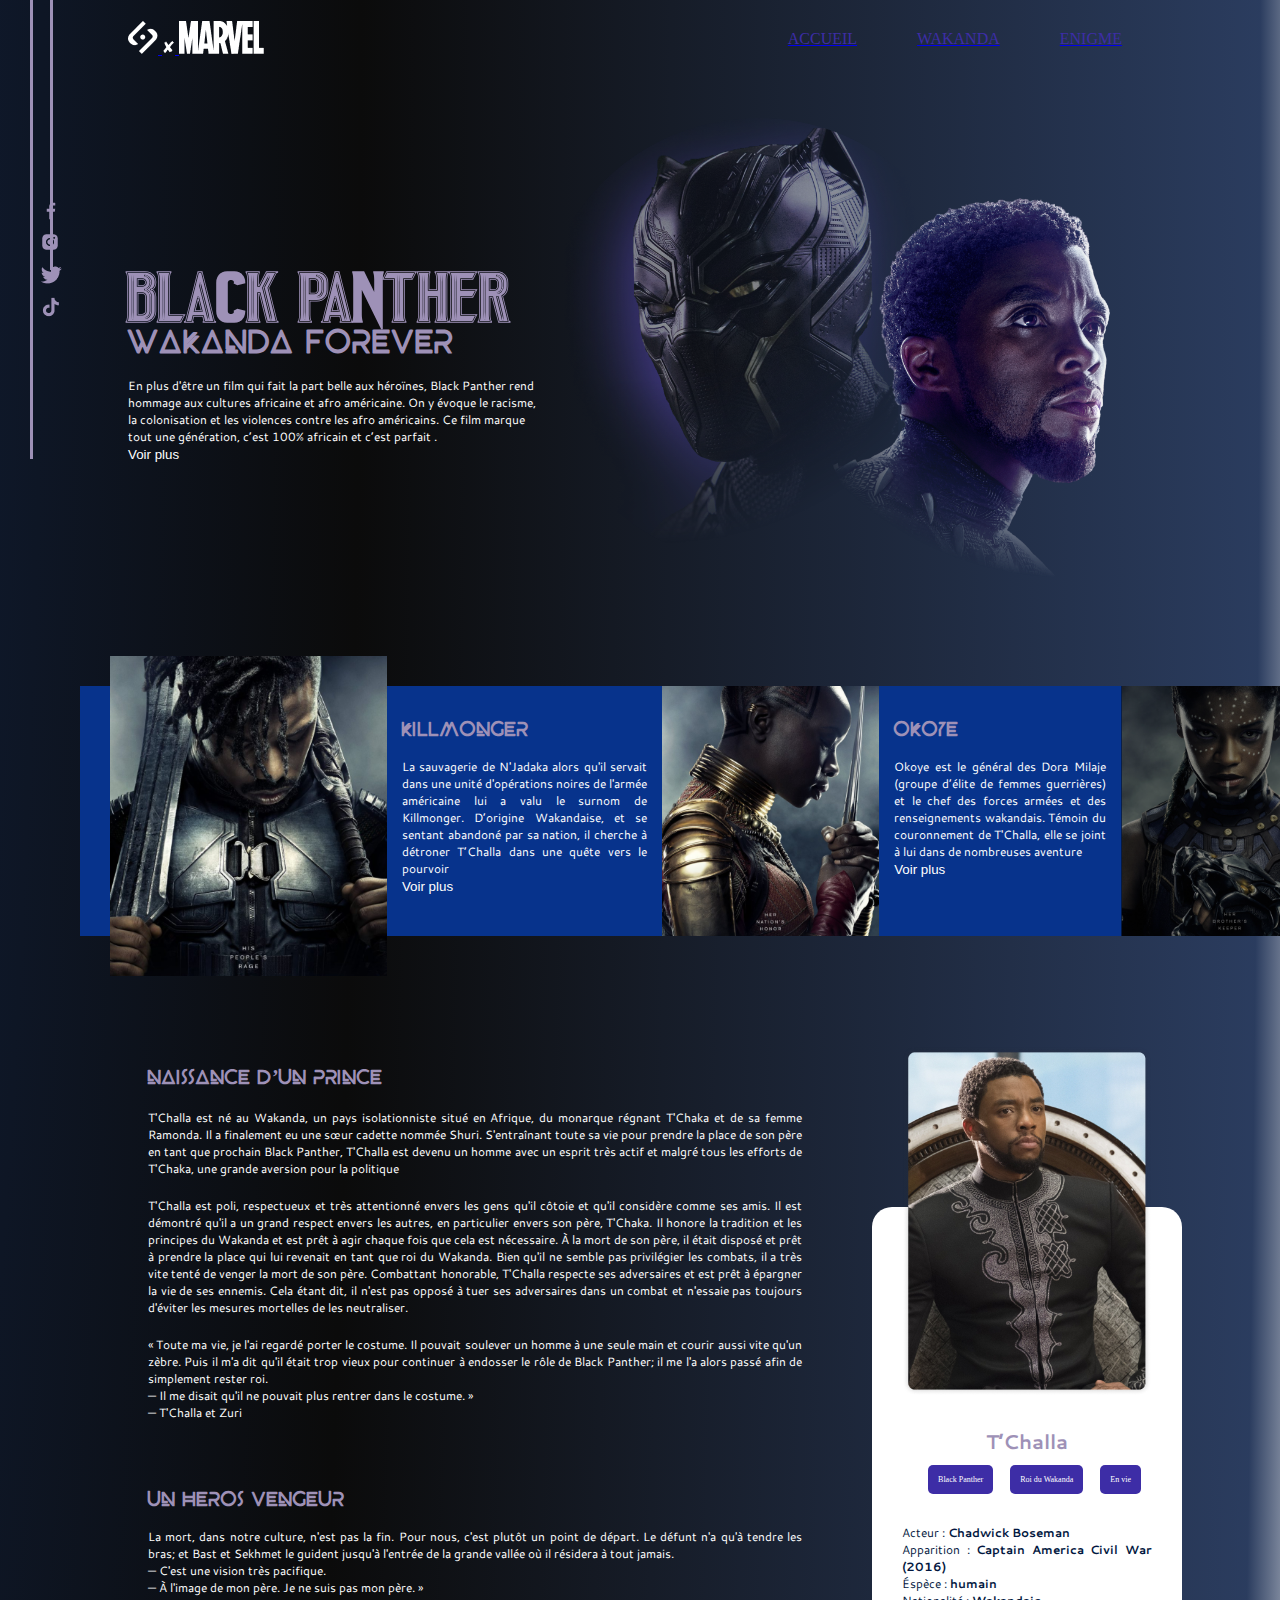
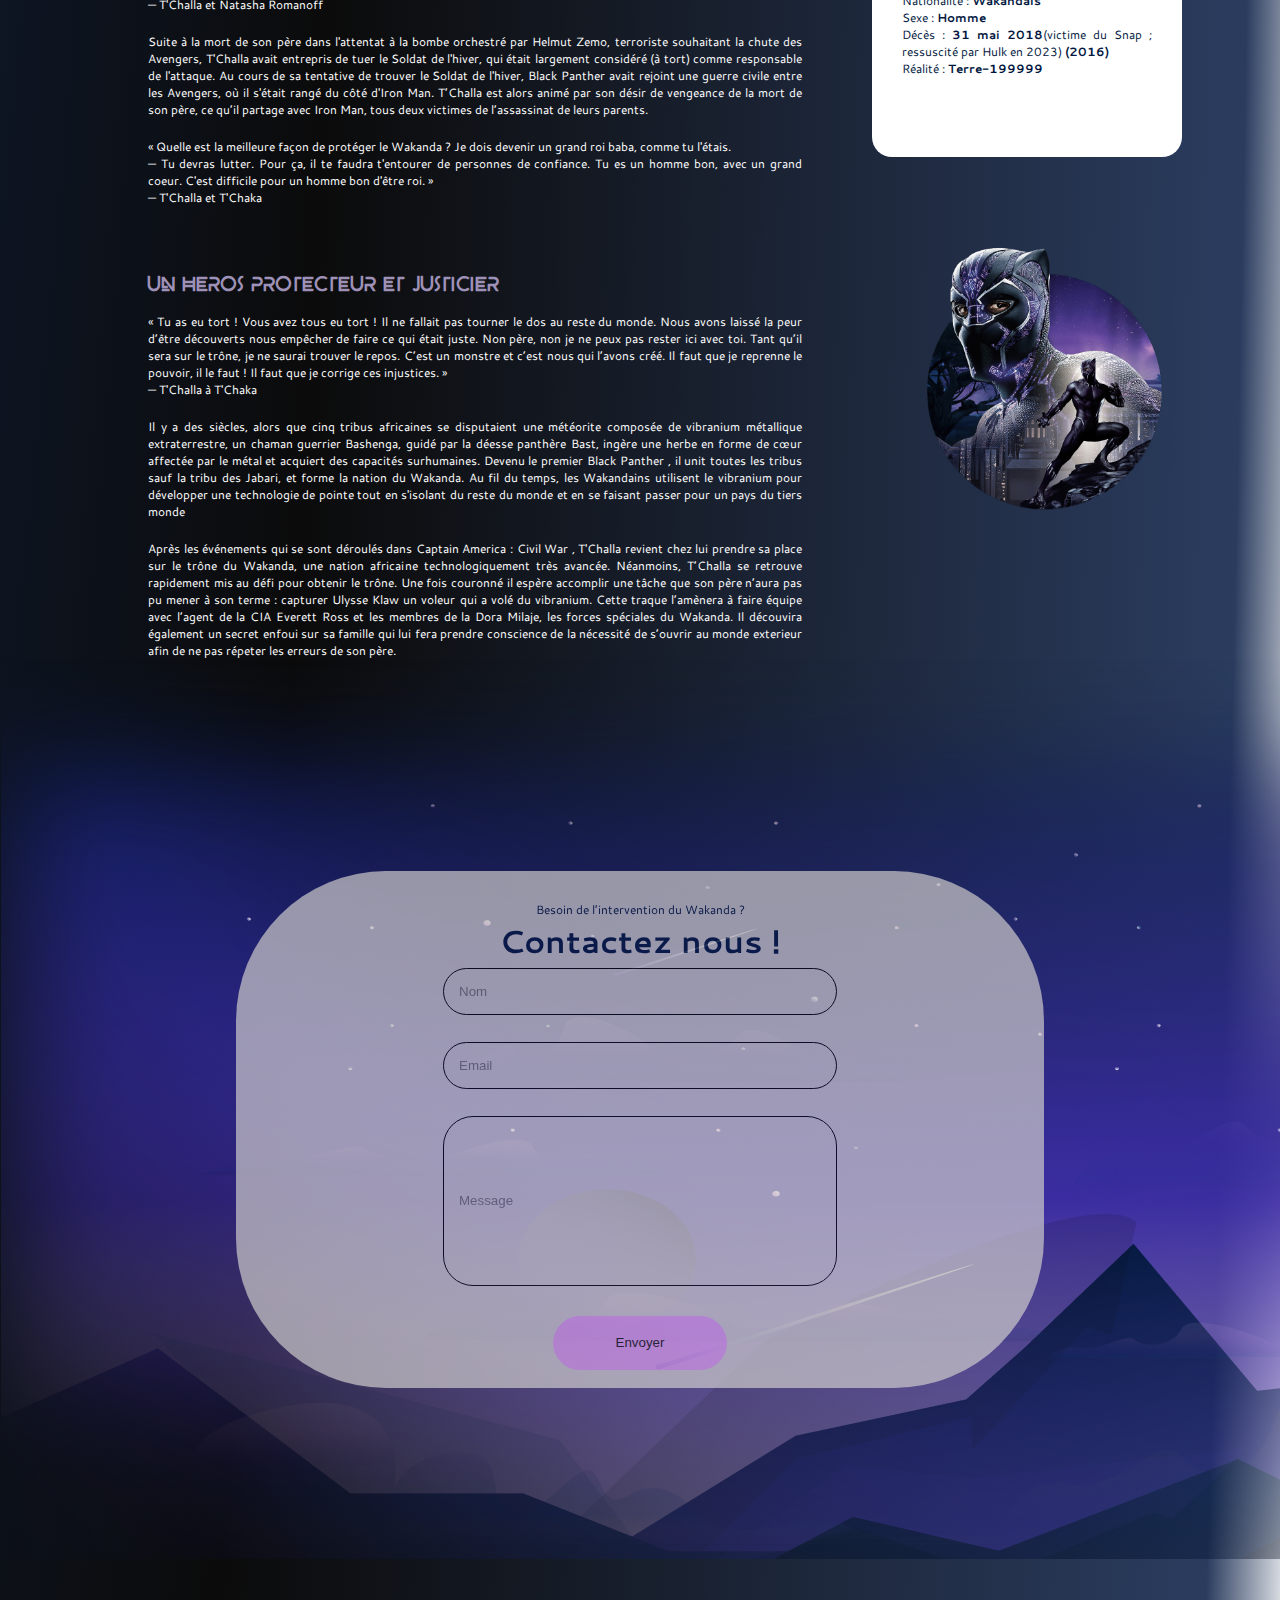
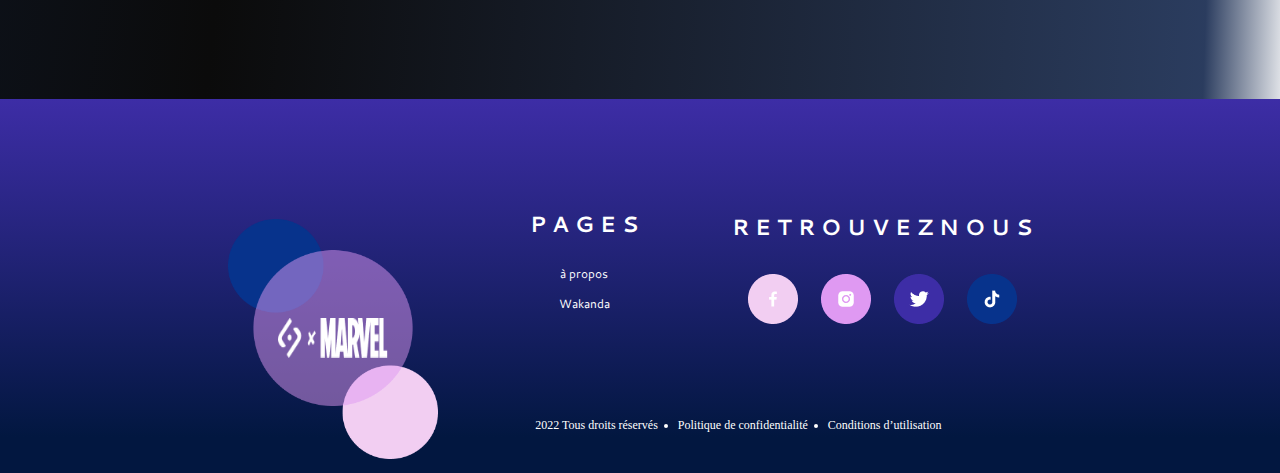
<file: index.html>
<!DOCTYPE html>
<html lang="en">

<head>
    <meta charset="UTF-8">
    <meta http-equiv="X-UA-Compatible" content="IE=edge">
    <meta name="viewport" content="width=device-width, initial-scale=1.0">
    <title>Acceuil</title>
    <link rel="stylesheet" href="./CSS/styles.css">
</head>

<body>
    <!-- les barres avec icone -->
    <div class="bar1"></div>
    <div class="ensemble">
        <div class="bar2">

        </div>
        <div class="avec">
            <img src="./ASSETS/Allpages/icon_facebook.png" alt="">
            <img src="./ASSETS/Allpages/icon_instagram.png" alt="">
            <img src="./ASSETS/Allpages/icon_twitter.png" alt="">
            <img src="./ASSETS/Allpages/icon_tiktok.png" alt="">
        </div>
    </div>
    <header>
        <!--les en tetes-->
        <nav class="container">
            <div class="marvel2">
            <a class="marvel1" href="index.html">
                <img src="./ASSETS/Allpages/icon_SAYNA.png" alt="">
                <img src="./ASSETS/Allpages/icon_x.png" alt="">
                <img src="./ASSETS/Allpages/icon_MARVEL.png" alt=""></div>
            </a>
            <ul class="menu">
                <a href="index.html">
                    <li class="ft">ACCUEIL</li>
                </a>
                <a href="wakanda.html">
                    <li class="ft">WAKANDA</li>
                </a>
                <a href="enigme.html">
                    <li class="ft">ENIGME</li>
                </a>
            </ul>
        </nav>
        <!--section header-->
        <section>
            <div class="container">
                <div class="black-panther">
                    <div class="description">
                        <h1 class="titre">BLACK PANTHER</h1>
                        <h2>WAKANDA FOREVER</h2>
                        <p>
                            En plus d'être un film qui fait la part belle aux héroïnes, Black Panther rend
                            hommage aux cultures africaine et afro américaine. On y évoque le
                            racisme, la colonisation et les violences contre les afro américains.

                            Ce film marque tout une génération, c’est 100% africain et c’est parfait .
                        </p>
                        <button class="suite">Voir plus</button>
                    </div>
                    <div>
                        <img class="panther" src="./ASSETS/Accueil/Pantherhome1..png" alt="">
                    </div>
                </div>
        </section>
    </header>

    <main>

        <section>
            <!--Les personnages-->
            <div class="container-special">
                <div class="personnages">
                    <div class="cousin">
                        <img src="./ASSETS/Accueil/Pantherhome2.png" alt="">
                    </div>
                    <div class="pkill">
                        <h3>KILLMONGER</h3>
                        <p>
                            La sauvagerie de N'Jadaka alors qu'il servait dans une
                            unité d'opérations noires de l'armée américaine lui a
                            valu le surnom de Killmonger. D’origine Wakandaise,
                            et se sentant abandoné par sa nation, il cherche à
                            détroner T’Challa dans une quête vers le pourvoir
                        </p>
                        <button class="suite">Voir plus</button>
                    </div>
                    <div class="kill">
                        <img src="./ASSETS/Accueil/Pantherhome3.png" alt="">
                    </div>
                    <div class="pokyo">
                        <h3>OKOYE</h3>
                        <p>
                            Okoye est le général des Dora Milaje (groupe d’élite
                            de femmes guerrières) et le chef des forces armées et
                            des renseignements wakandais. Témoin du
                            couronnement de T'Challa, elle se joint à lui dans de
                            nombreuses aventure
                        </p>
                        <button class="suite">Voir plus</button>
                    </div>

                    <div class="okyo">
                        <img src="./ASSETS/Accueil/Pantherhome4.png" alt="">
                    </div>
                </div>
            </div>
        </section>
        <!--Partie naissance du prince-->
        <section>
            <div class="container">
                <div class="naissance-prince">
                    <div class="textes">
                        <div>
                            <h3>Naissance d’un prince</h3>
                            <p>
                                T'Challa est né au Wakanda, un pays isolationniste situé en Afrique, du monarque régnant
                                T'Chaka
                                et de sa femme
                                Ramonda. Il a finalement eu une sœur cadette nommée Shuri. S'entraînant toute sa vie
                                pour
                                prendre la place de son père
                                en tant que prochain Black Panther, T'Challa est devenu un homme avec un esprit très
                                actif et
                                malgré tous les efforts de
                                T'Chaka, une grande aversion pour la politique
                            </p>
                            <p>
                                T'Challa est poli, respectueux et très attentionné envers les gens qu'il côtoie et qu'il
                                considère comme ses amis. Il
                                est
                                démontré qu'il a un grand respect envers les autres, en particulier envers son père,
                                T'Chaka. Il
                                honore la tradition et
                                les
                                principes du Wakanda et est prêt à agir chaque fois que cela est nécessaire. À la mort
                                de son
                                père, il était disposé et
                                prêt à
                                prendre la place qui lui revenait en tant que roi du Wakanda. Bien qu'il ne semble pas
                                privilégier les combats, il a
                                très vite
                                tenté de venger la mort de son père. Combattant honorable, T'Challa respecte ses
                                adversaires et
                                est prêt à épargner la
                                vie
                                de ses ennemis. Cela étant dit, il n'est pas opposé à tuer ses adversaires dans un
                                combat et
                                n'essaie pas toujours
                                d'éviter les
                                mesures mortelles de les neutraliser.
                            </p>
                            <p>
                                « Toute ma vie, je l'ai regardé porter le costume. Il pouvait soulever un homme à une
                                seule main
                                et courir aussi vite
                                qu'un zèbre. Puis il m'a dit qu'il était trop vieux pour continuer à endosser le rôle de
                                Black
                                Panther; il me l'a alors
                                passé afin de simplement rester roi. <br>

                                — Il me disait qu'il ne pouvait plus rentrer dans le costume. » <br>

                                — T'Challa et Zuri
                            </p>
                        </div>
                        <div>
                            <h3>un heros vengeur</h3>
                            <p>
                                La mort, dans notre culture, n'est pas la fin. Pour nous, c'est plutôt un point de
                                départ. Le
                                défunt n'a qu'à tendre les
                                bras; et Bast et Sekhmet le guident jusqu'à l'entrée de la grande vallée où il résidera
                                à tout
                                jamais. <br>

                                — C'est une vision très pacifique. <br>

                                — À l'image de mon père. Je ne suis pas mon père. » <br>

                                — T'Challa et Natasha Romanoff
                            </p>
                            <p>
                                Suite à la mort de son père dans l'attentat à la bombe orchestré par Helmut Zemo,
                                terroriste
                                souhaitant la chute des
                                Avengers, T'Challa avait entrepris de tuer le Soldat de l'hiver, qui était largement
                                considéré
                                (à tort) comme
                                responsable de
                                l'attaque. Au cours de sa tentative de trouver le Soldat de l'hiver, Black Panther avait
                                rejoint
                                une guerre civile entre
                                les
                                Avengers, où il s'était rangé du côté d'Iron Man. T’Challa est alors animé par son désir
                                de
                                vengeance de la mort de son
                                père,
                                ce qu’il partage avec Iron Man, tous deux victimes de l’assassinat de leurs parents.
                            </p>
                            <p>
                                « Quelle est la meilleure façon de protéger le Wakanda ? Je dois devenir un grand roi
                                baba,
                                comme tu l'étais. <br>

                                — Tu devras lutter. Pour ça, il te faudra t'entourer de personnes de confiance. Tu es un
                                homme
                                bon, avec un grand
                                coeur. C'est difficile pour un homme bon d'être roi. » <br>

                                — T'Challa et T'Chaka
                            </p>
                        </div>
                        <div>
                            <h3>un heros PROTECTEUR ET JUSTICIER</h3>
                            <p>
                                « Tu as eu tort ! Vous avez tous eu tort ! Il ne fallait pas tourner le dos au reste du
                                monde.
                                Nous avons laissé la peur
                                d’être découverts nous empêcher de faire ce qui était juste. Non père, non je ne peux
                                pas rester
                                ici avec toi. Tant
                                qu’il
                                sera sur le trône, je ne saurai trouver le repos. C’est un monstre et c’est nous qui
                                l’avons
                                créé. Il faut que je
                                reprenne
                                le pouvoir, il le faut ! Il faut que je corrige ces injustices. » <br>

                                — T'Challa à T'Chaka
                            </p>
                            <p>
                                Il y a des siècles, alors que cinq tribus africaines se disputaient une météorite
                                composée de
                                vibranium métallique
                                extraterrestre, un chaman guerrier Bashenga, guidé par la déesse panthère Bast, ingère
                                une herbe
                                en forme de cœur
                                affectée par le métal et acquiert des capacités surhumaines. Devenu le premier Black
                                Panther ,
                                il unit toutes les tribus
                                sauf
                                la tribu des Jabari, et forme la nation du Wakanda. Au fil du temps, les Wakandains
                                utilisent le
                                vibranium pour
                                développer
                                une technologie de pointe tout en s'isolant du reste du monde et en se faisant passer
                                pour un
                                pays du tiers monde
                            </p>
                            <p>
                                Après les événements qui se sont déroulés dans Captain America : Civil War , T'Challa
                                revient
                                chez lui prendre sa place
                                sur
                                le trône du Wakanda, une nation africaine technologiquement très avancée. Néanmoins,
                                T’Challa se
                                retrouve rapidement
                                mis au défi pour obtenir le trône. Une fois couronné il espère accomplir une tâche que
                                son père
                                n’aura pas pu mener à
                                son
                                terme : capturer Ulysse Klaw un voleur qui a volé du vibranium. Cette traque l’amènera à
                                faire
                                équipe avec l’agent de la
                                CIA
                                Everett Ross et les membres de la Dora Milaje, les forces spéciales du Wakanda. Il
                                découvira
                                également un secret enfoui
                                sur sa famille qui lui fera prendre conscience de la nécessité de s’ouvrir au monde
                                exterieur
                                afin de ne pas répeter les
                                erreurs de son père.
                            </p>
                        </div>
                    </div>

                    <!--Renseignement T'Challa-->
                    <div class="renseignement">
                        <div class="panther1">
                            <img class="black" src="./ASSETS/Accueil/Pantherhome5.png" alt="">
                        </div>
                        <div class="identite">
                            <h3 class="Tcl">T’Challa</h3>
                            <div class="btn">
                                <input type="radio" id="Black Panther">
                                <label for="Black Panther">Black Panther</label>
                                <input type="radio" id="Roi du Wakanda">
                                <label for="Roi du Wakanda">Roi du Wakanda</label>
                                <input type="radio" id="En vie">
                                <label for="En vie">En vie</label>
                            </div>
                            <div class="carte">
                                <p>Acteur : <strong>Chadwick Boseman</strong><br>
                                    Apparition : <strong>Captain America Civil War (2016)</strong><br>
                                    Éspèce : <strong>humain</strong><br>
                                    Nationalité : <strong>Wakandais</strong><br>
                                    Sexe : <strong>Homme</strong><br>
                                    Décès : <strong>31 mai 2018</strong>(victime du Snap ; ressuscité par Hulk
                                    en 2023) <strong>(2016)</strong><br>
                                    Réalité : <strong>Terre-199999</strong></p>
                            </div>
                        </div>
                        <div class="rond">
                            <img class="rondi" src="./ASSETS/Accueil/Pantherhome6.png" alt="">
                        </div>
                    </div>
                </div>
            </div>
        </section>
        <!--Partie Intervention-->
        <section id="contact">
            <div class="container">
                <div class="aide-contact">

                    <p>Besoin de l’intervention du Wakanda ?</p>
                    <h1>Contactez nous !</h1>

                    <form>
                        <input type="Nom" placeholder="Nom" required>
                        <input type="Email" placeholder="Email" required>
                        <input class="petit" type="Nom" placeholder="Message" required> <br>
                        <button type="submit" class="registerbtn">Envoyer</button>
                    </form>

                </div>
            </div>
        </section>
    </main>
    <!--Partie footer-->
    <footer>
        <div class="container">



            <div class="flex-container0">
                <div class="div">
                    <img alt="" class="img2" src="./ASSETS/Allpages/footer1.png" width="210" height="240">
                    <a href="index.html">
                        <img alt="" class="img1" src="./ASSETS/Allpages/footer2.png" width="110" height="40"></a>
                </div>
                <div class="divs">

                    <div class="flex-container1">
                        <div class="did">

                            <div class="flex-container2">
                                <div class="page">
                                    <h3 style="color:#FFFFFF">P A G E S</h3>
                                    <br>
                                    <br>
                                    <p>à propos</p>
                                    <p>Wakanda</p>
                                </div>
                                <div class="socialfooter">
                                    <h3 style="color:#FFFFFF">R E T R O U V E Z N O U S</h3>
                                    <div class="dodo">
                                        <a
                                            href="http://www.marvel-cineverse.fr/pages/mcu/encyclopedie/personnages/black-panther.html">
                                            <img src="./ASSETS/Allpages/footer3.png" alt=""></a>
                                        <a
                                            href="http://www.marvel-cineverse.fr/pages/mcu/encyclopedie/personnages/black-panther.html">
                                            <img src="./ASSETS/Allpages/footer4.png" alt=""></a>
                                        <a
                                            href="http://www.marvel-cineverse.fr/pages/mcu/encyclopedie/personnages/black-panther.html">
                                            <img src="./ASSETS/Allpages/footer5.png" alt=""></a>
                                        <a
                                            href="http://www.marvel-cineverse.fr/pages/mcu/encyclopedie/personnages/black-panther.html">
                                            <img src="./ASSETS/Allpages/footer6.png" alt=""></a>
                                    </div>
                                </div>
                            </div>

                        </div>
                        <div class="didi">
                            <ul>
                                <li class="ft">2022 Tous droits réservés</li>
                                <li>Politique de confidentialité</li>
                                <li>Conditions d’utilisation</li>
                            </ul>
                        </div>

                    </div>

                </div>


            </div>

        </div>


        </div>
    </footer>
</body>

</html>
</file>
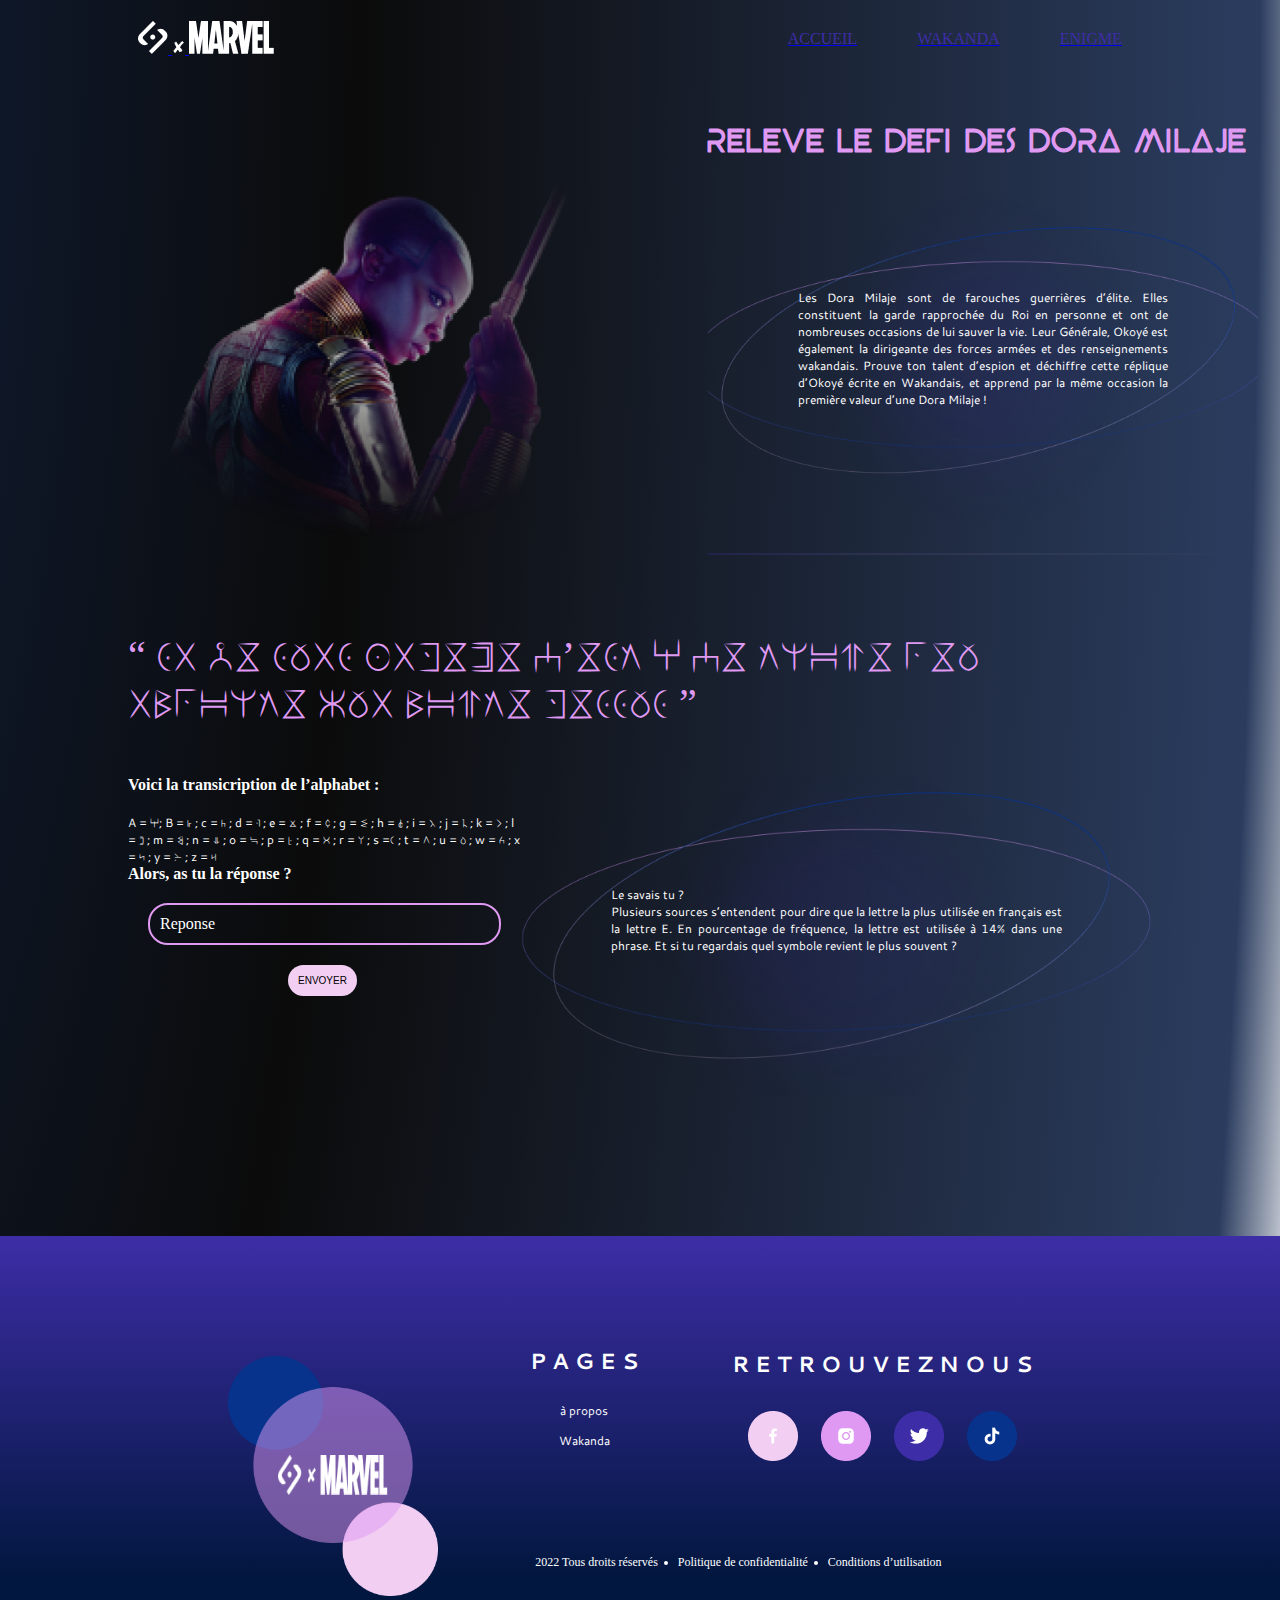
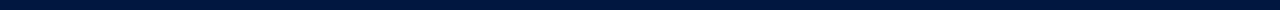
<file: enigme.html>
<!DOCTYPE html>
<html lang="en">

<head>
    <meta charset="UTF-8">
    <meta http-equiv="X-UA-Compatible" content="IE=edge">
    <meta name="viewport" content="width=device-width, initial-scale=1.0">
    <title>Enigme</title>
    <link rel="stylesheet" href="./CSS/styles.css">

</head>

<body>
    <header>
        <!--les en tetes-->
        <nav class="container">
            <a class="marvel" href="index.html">
                <img src="./ASSETS/Allpages/icon_SAYNA.png" alt="">
                <img src="./ASSETS/Allpages/icon_x.png" alt="">
                <img src="./ASSETS/Allpages/icon_MARVEL.png" alt="">
            </a>
            <ul>
                <a href="index.html">
                    <li class="ft">ACCUEIL</li>
                </a>
                <a href="wakanda.html">
                    <li class="ft">WAKANDA</li>
                </a>
                <a href="enigme.html">
                    <li class="ft">ENIGME</li>
                </a>
            </ul>
        </nav>
        <div class="container">
            <div class="dorahead">
                <div>
                    <a href=""><img class="dora" src="./ASSETS/Enigme/Pantherenigme1.png" alt=""></a>
                </div>
                <div class="doraright">
                    <h1>Releve le defi des dora milaje</h1>
                    <div class="doradescription">
                        <p>
                            Les Dora Milaje sont de farouches guerrières d’élite. Elles constituent la garde
                            rapprochée du Roi en personne et ont de nombreuses occasions de lui sauver la
                            vie. Leur Générale, Okoyé est également la dirigeante des forces armées et des
                            renseignements wakandais.

                            Prouve ton talent d’espion et déchiffre cette réplique d’Okoyé écrite en Wakandais,
                            et apprend par la même occasion la première valeur d’une Dora Milaje !
                        </p>
                    </div>
                    <!-- <a href=""><img src="./ASSETS/Enigme/Pantherenigme2.png" alt=""></a> -->
                    <a href=""><img width="550" src="./ASSETS/Enigme/Pantherenigme3.png" alt=""></a>
                </div>
            </div>
        </div>
    </header>

    <main>
        <div class="container">

            <!--partie citation-->
            <div>
                <div class="citation">
                    <p>
                        “ SI JE SUIS FIDELE C’EST A CE TRONE PEU IMPORTE QUI MONTE DESSUS ”
                    </p>
                </div>
            </div>
            <!--Partie transcription-->
            <div class="dora-citation">
                <div>
                    <div>
                        <h4>Voici la transicription de l’alphabet :</h4>
                        <p>
                            A = <span>A</span>; B = <span>b</span> ; c = <span>c</span> ; d = <span>d</span> ; e =
                            <span>e</span> ; f = <span>f</span> ; g = <span>g</span> ; h = <span>h</span> ; i =
                            <span>i</span> ; j = <span>j</span> ;

                            k = <span>k</span> ; l = <span>l</span> ; m = <span>m</span> ; n = <span>n</span> ; o =
                            <span>o</span> ; p = <span>p</span> ; q = <span>q</span> ; r = <span>r</span> ; s
                            =<span>s</span> ; t = <span>t</span> ;

                            u = <span>u</span> ; w = <span>w</span> ; x = <span>x</span> ; y = <span>y</span> ; z =
                            <span>z</span>
                        </p>
                    </div>
                    <div>
                        <h4>Alors, as tu la réponse ?</h4>
                        <div class="reponse">
                            <label for="name">Reponse</label>
                        </div>

                        <input class="valide" type="submit" value="ENVOYER">
                    </div>
                </div>
                <!--Partie savoir-->
                <div class="doradescription">

                    <p>
                        Le savais tu ?<br>
                        Plusieurs sources s’entendent pour dire que la lettre la plus utilisée en français est
                        la lettre E. En pourcentage de fréquence, la lettre est utilisée à 14% dans une
                        phrase. Et si tu regardais quel symbole revient le plus souvent ?
                    </p>
                </div>
            </div>
        </div>
    </main>

    <!--Partie footer-->
    <footer>
        <div class="container">
    
    
    
            <div class="flex-container0">
                <div class="div">
                    <img alt="" class="img2" src="./ASSETS/Allpages/footer1.png" width="210" height="240">
                    <a href="index.html">
                    <img alt="" class="img1" src="./ASSETS/Allpages/footer2.png" width="110" height="40"></a>
                </div>
                <div class="divs">
    
                    <div class="flex-container1">
                        <div class="did">
    
                            <div class="flex-container2">
                                <div class="page">
                                    <h3 style="color:#FFFFFF">P A G E S</h3>
                                    <br>
                                    <br>
                                    <p>à propos</p>
                                    <p>Wakanda</p>
                                </div>
                                <div class="socialfooter">
                                    <h3 style="color:#FFFFFF">R E T R O U V E Z N O U S</h3>
                                    <div class="dodo">
                                        <a
                                            href="http://www.marvel-cineverse.fr/pages/mcu/encyclopedie/personnages/black-panther.html">
                                            <img src="./ASSETS/Allpages/footer3.png" alt=""></a>
                                        <a
                                            href="http://www.marvel-cineverse.fr/pages/mcu/encyclopedie/personnages/black-panther.html">
                                            <img src="./ASSETS/Allpages/footer4.png" alt=""></a>
                                        <a
                                            href="http://www.marvel-cineverse.fr/pages/mcu/encyclopedie/personnages/black-panther.html">
                                            <img src="./ASSETS/Allpages/footer5.png" alt=""></a>
                                        <a
                                            href="http://www.marvel-cineverse.fr/pages/mcu/encyclopedie/personnages/black-panther.html">
                                            <img src="./ASSETS/Allpages/footer6.png" alt=""></a>
                                    </div>
                                </div>
                            </div>
    
                        </div>
                        <div class="didi">
                            <ul>
                                <li class="ft">2022 Tous droits réservés</li>
                                <li>Politique de confidentialité</li>
                                <li>Conditions d’utilisation</li>
                            </ul>
                        </div>
    
                    </div>
    
                </div>
    
    
            </div>
    
        </div>
    
    
        </div>
    </footer>
</body>

</html>
</file>
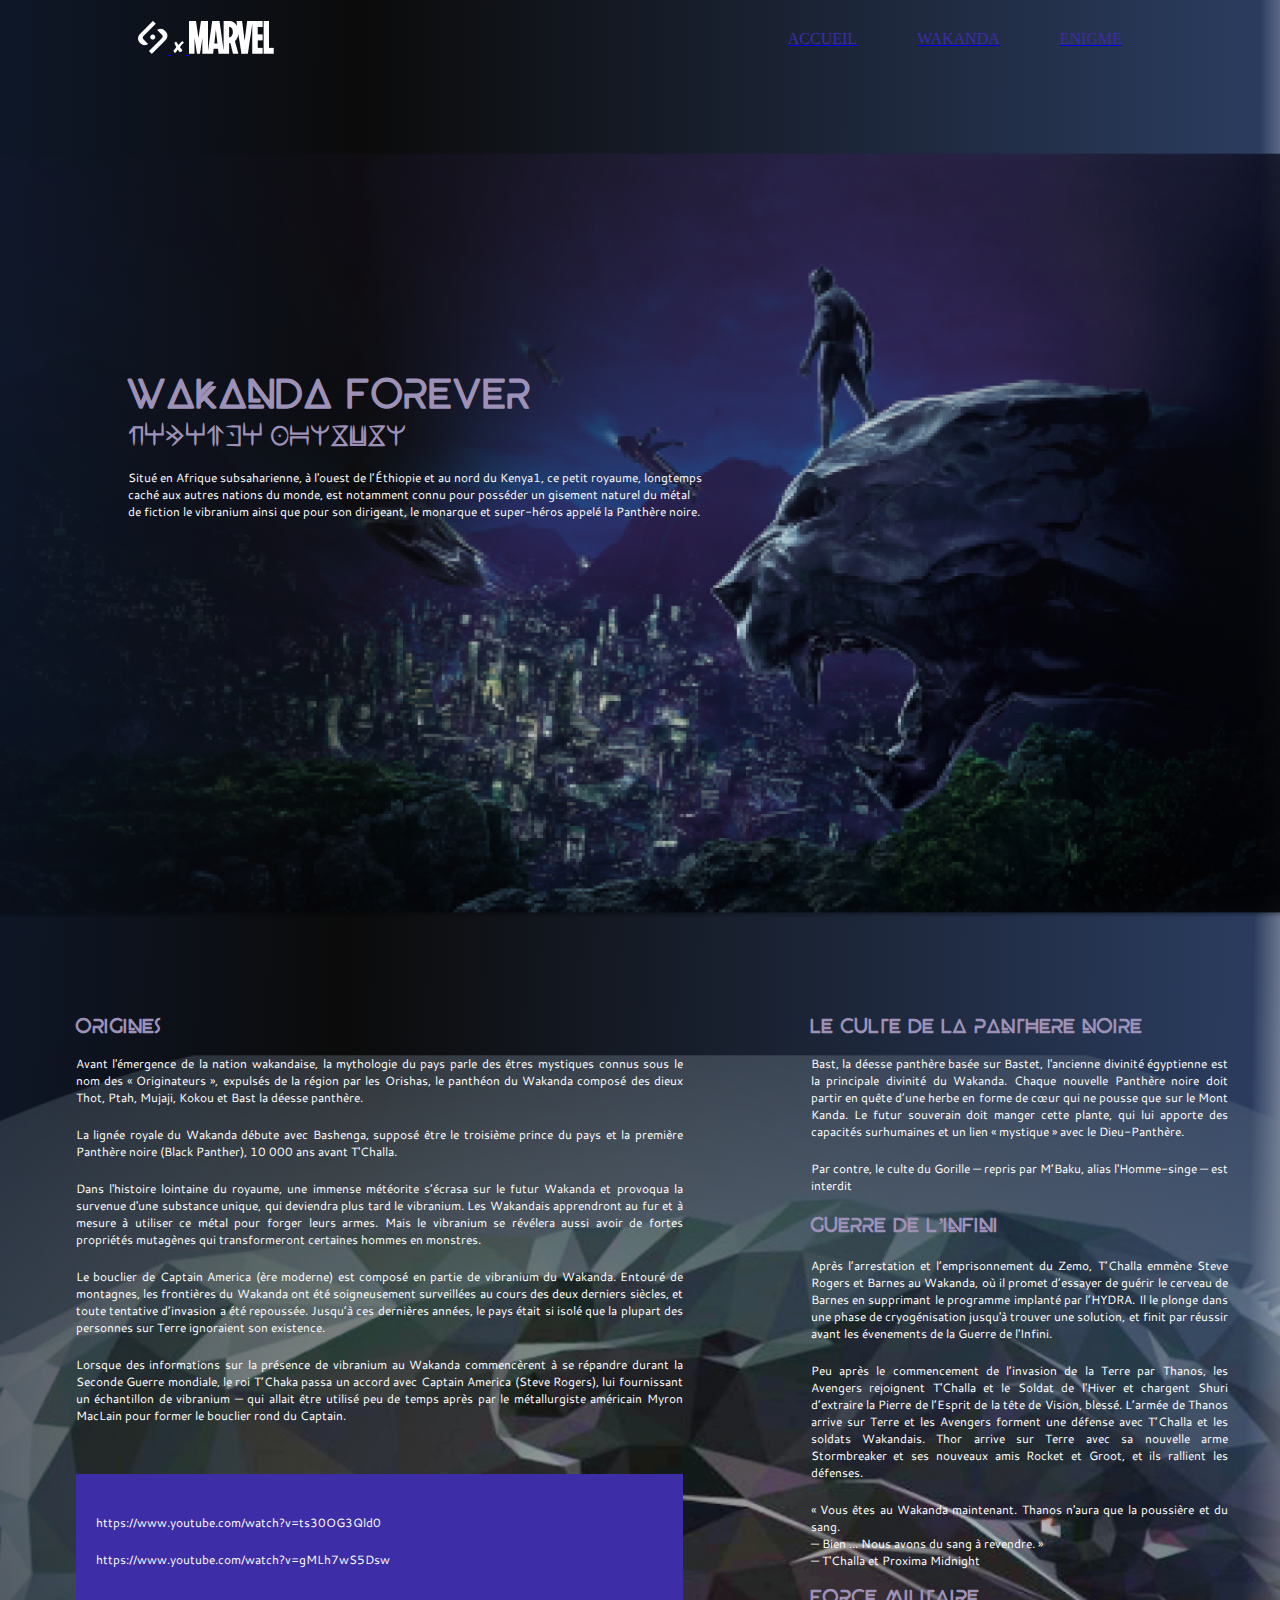
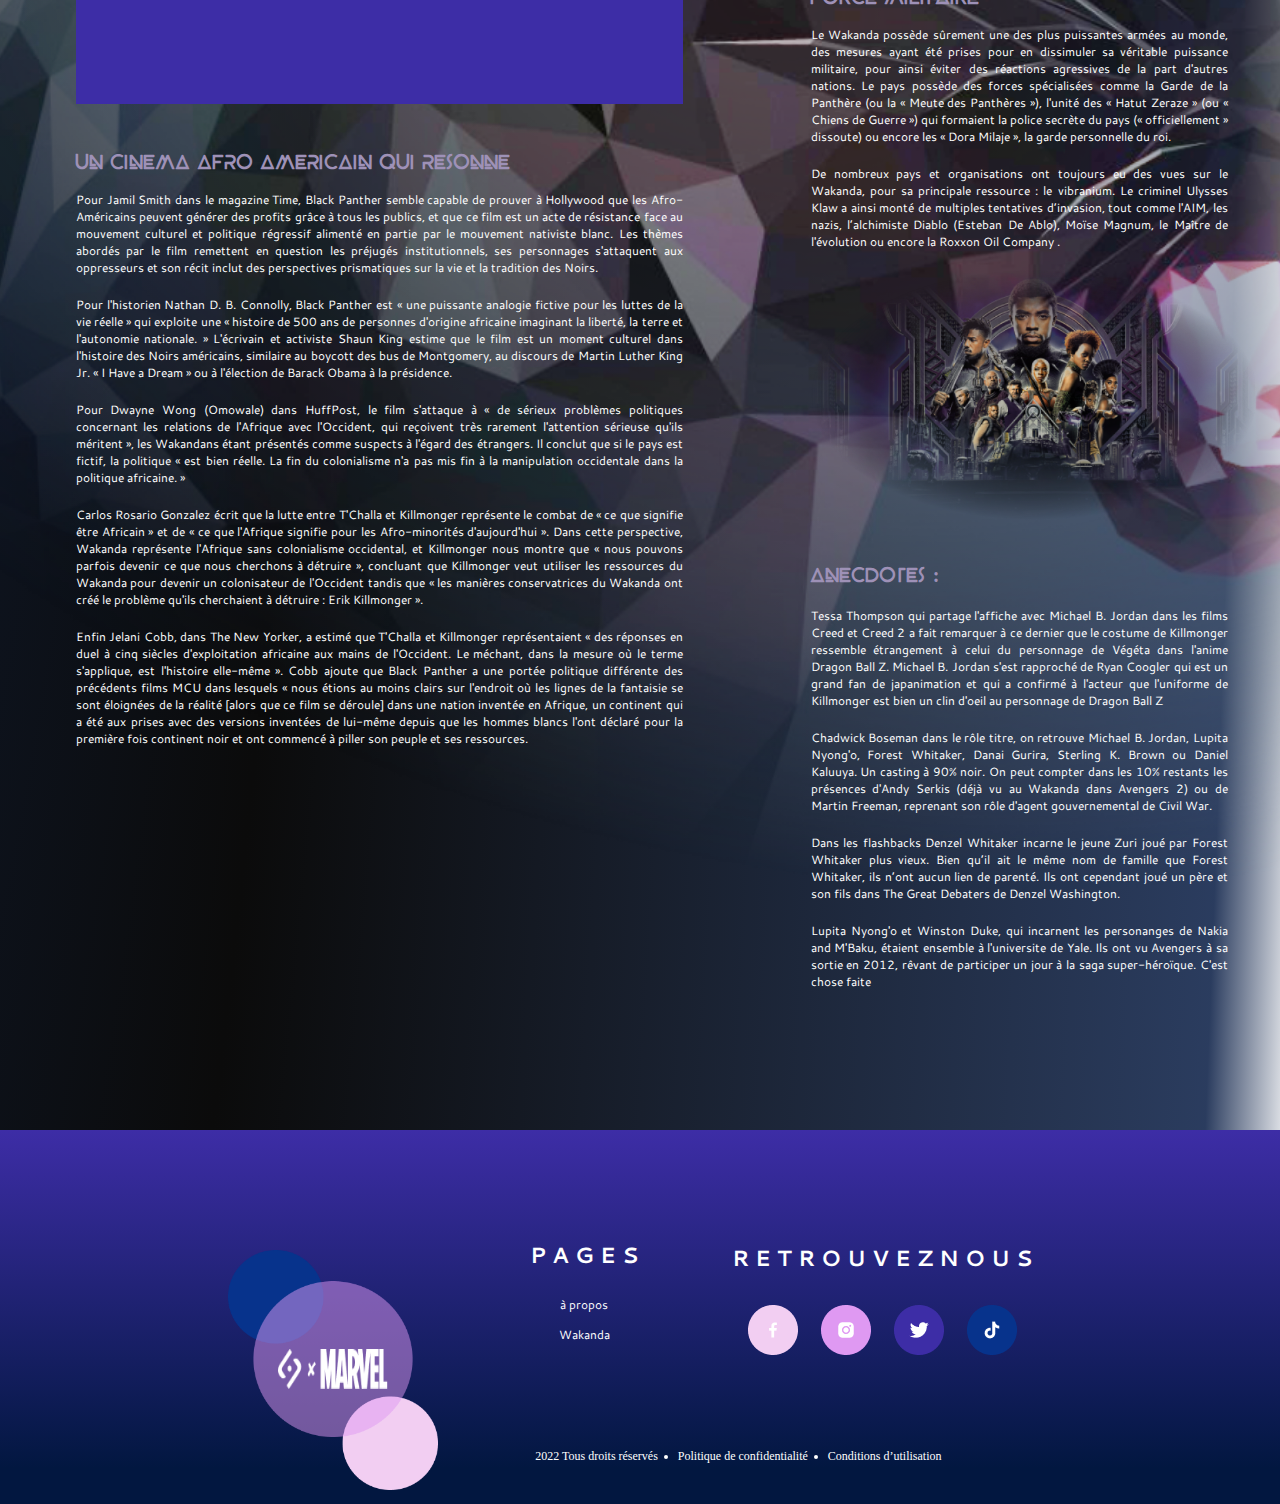
<file: wakanda.html>
<!DOCTYPE html>
<html lang="en">

<head>
    <meta charset="UTF-8">
    <meta http-equiv="X-UA-Compatible" content="IE=edge">
    <meta name="viewport" content="width=device-width, initial-scale=1.0">
    <title>Wakanda</title>
    <link rel="stylesheet" href="./CSS/styles.css">

</head>

<body>
    <header>
        <!--les en tetes-->
        <nav class="container">
            <a class="marvel" href="index.html">
                <img src="./ASSETS/Allpages/icon_SAYNA.png" alt="">
                <img src="./ASSETS/Allpages/icon_x.png" alt="">
                <img src="./ASSETS/Allpages/icon_MARVEL.png" alt="">
            </a>
            <ul>
                <a href="index.html">
                    <li class="ft">ACCUEIL</li>
                </a>
                <a href="wakanda.html">
                    <li class="ft">WAKANDA</li>
                </a>
                <a href="enigme.html">
                    <li class="ft">ENIGME</li>
                </a>
            </ul>
        </nav>
        <div class="wakanda">
            <div class="container">
                <div class="forever">
                    <h1 class="ptitre">WAKANDA FOREVER</h1>
                    <h2 class="Wtitre">WAKANDA FOREVER</h2>
                    <p>
                        Situé en Afrique subsaharienne, à l'ouest de l’Éthiopie et au nord du
                        Kenya1, ce petit royaume, longtemps caché aux autres nations du monde,
                        est notamment connu pour posséder un gisement naturel du métal de
                        fiction le vibranium ainsi que pour son dirigeant, le monarque et super-héros appelé la Panthère
                        noire.
                    </p>
                </div>
            </div>
        </div>
    </header>

    <main class="parties">
        <!--Partie Gauche-->
        <section>
            <!--Partie Origine-->
            <div class="container">
                <div class="wakagauche">
                    <div>
                        <h3>Origines</h3>
                        <p>
                            Avant l'émergence de la nation wakandaise, la mythologie du pays parle des êtres mystiques
                            connus
                            sous
                            le nom des « Originateurs », expulsés de la région par les Orishas, le panthéon du Wakanda
                            composé
                            des
                            dieux Thot, Ptah, Mujaji, Kokou et Bast la déesse panthère.
                        </p>
                        <p>
                            La lignée royale du Wakanda débute avec Bashenga, supposé être le troisième prince du pays et la
                            première Panthère noire (Black Panther), 10 000 ans avant T'Challa.
                        </p>
                        <p>
                            Dans l'histoire lointaine du royaume, une immense météorite s’écrasa sur le futur Wakanda et
                            provoqua
                            la survenue d'une substance unique, qui deviendra plus tard le vibranium. Les Wakandais
                            apprendront
                            au
                            fur et à mesure à utiliser ce métal pour forger leurs armes. Mais le vibranium se révélera aussi
                            avoir de
                            fortes propriétés mutagènes qui transformeront certaines hommes en monstres.
                        </p>
                        <p>
                            Le bouclier de Captain America (ère moderne) est composé en partie de vibranium du Wakanda.

                            Entouré de montagnes, les frontières du Wakanda ont été soigneusement surveillées au cours des
                            deux
                            derniers siècles, et toute tentative d’invasion a été repoussée. Jusqu’à ces dernières années,
                            le
                            pays était si
                            isolé que la plupart des personnes sur Terre ignoraient son existence.
                        </p>
                        <p>
                            Lorsque des informations sur la présence de vibranium au Wakanda commencèrent à se répandre
                            durant
                            la Seconde Guerre mondiale, le roi T’Chaka passa un accord avec Captain America (Steve Rogers),
                            lui
                            fournissant un échantillon de vibranium — qui allait être utilisé peu de temps après par le
                            métallurgiste
                            américain Myron MacLain pour former le bouclier rond du Captain.
                        </p>
                    </div>
                    <!--les liens-->
                    <div class="liens-video">
                        <p>https://www.youtube.com/watch?v=ts30OG3Qld0</p>
                        <p>https://www.youtube.com/watch?v=gMLh7wS5Dsw</p>
                    </div>
                    <!--Partie cinema afro -->
                    <div>
                        <h3>UN CINEMA AFRO AMERICAIN QUI RESONNE</h3>
                        <p>
                            Pour Jamil Smith dans le magazine Time, Black Panther semble capable de prouver à Hollywood que
                            les
                            Afro-Américains peuvent générer des profits grâce à tous les publics, et que ce film est un acte
                            de
                            résistance face au mouvement culturel et politique régressif alimenté en partie par le mouvement
                            nativiste
                            blanc. Les thèmes abordés par le film remettent en question les préjugés institutionnels, ses
                            personnages
                            s'attaquent aux oppresseurs et son récit inclut des perspectives prismatiques sur la vie et la
                            tradition des
                            Noirs.
                        </p>
                        <p>
                            Pour l'historien Nathan D. B. Connolly, Black Panther est « une puissante analogie fictive pour
                            les
                            luttes de
                            la vie réelle » qui exploite une « histoire de 500 ans de personnes d'origine africaine
                            imaginant la
                            liberté, la
                            terre et l'autonomie nationale. » L'écrivain et activiste Shaun King estime que le film est un
                            moment culturel
                            dans l'histoire des Noirs américains, similaire au boycott des bus de Montgomery, au discours de
                            Martin
                            Luther King Jr. « I Have a Dream » ou à l'élection de Barack Obama à la présidence.
                        </p>
                        <p>
                            Pour Dwayne Wong (Omowale) dans HuffPost, le film s'attaque à « de sérieux problèmes politiques
                            concernant les relations de l'Afrique avec l'Occident, qui reçoivent très rarement l'attention
                            sérieuse qu'ils
                            méritent », les Wakandans étant présentés comme suspects à l'égard des étrangers. Il conclut que
                            si
                            le pays
                            est fictif, la politique « est bien réelle. La fin du colonialisme n'a pas mis fin à la
                            manipulation
                            occidentale dans
                            la politique africaine. »
                        </p>
                        <p>
                            Carlos Rosario Gonzalez écrit que la lutte entre T'Challa et Killmonger représente le combat de
                            « ce
                            que
                            signifie être Africain » et de « ce que l'Afrique signifie pour les Afro-minorités d'aujourd'hui
                            ».
                            Dans cette
                            perspective, Wakanda représente l'Afrique sans colonialisme occidental, et Killmonger nous
                            montre
                            que «
                            nous pouvons parfois devenir ce que nous cherchons à détruire », concluant que Killmonger veut
                            utiliser les
                            ressources du Wakanda pour devenir un colonisateur de l'Occident tandis que « les manières
                            conservatrices
                            du Wakanda ont créé le problème qu'ils cherchaient à détruire : Erik Killmonger ».
                        </p>
                        <p>
                            Enfin Jelani Cobb, dans The New Yorker, a estimé que T'Challa et Killmonger représentaient « des
                            réponses
                            en duel à cinq siècles d'exploitation africaine aux mains de l'Occident. Le méchant, dans la
                            mesure
                            où le
                            terme s'applique, est l'histoire elle-même ». Cobb ajoute que Black Panther a une portée
                            politique
                            différente
                            des précédents films MCU dans lesquels « nous étions au moins clairs sur l'endroit où les lignes
                            de
                            la
                            fantaisie se sont éloignées de la réalité [alors que ce film se déroule] dans une nation
                            inventée en
                            Afrique, un
                            continent qui a été aux prises avec des versions inventées de lui-même depuis que les hommes
                            blancs
                            l'ont
                            déclaré pour la première fois continent noir et ont commencé à piller son peuple et ses
                            ressources.
                        </p>
                    </div>
                </div>
            </div>
        </section>
        <!--Partie droite-->
        <section>
            <div class="container">
                <div class="wakadroite">
                    <div>
                        <h3>Le culte de la panthere noire</h3>
                        <p>
                            Bast, la déesse panthère basée sur Bastet, l'ancienne divinité égyptienne est la principale
                            divinité
                            du
                            Wakanda. Chaque nouvelle Panthère noire doit partir en quête d’une herbe en forme de cœur qui ne
                            pousse
                            que sur le Mont Kanda. Le futur souverain doit manger cette plante, qui lui apporte des
                            capacités
                            surhumaines et un lien « mystique » avec le Dieu-Panthère.
                        </p>
                        <p>
                            Par contre, le culte du Gorille — repris par M’Baku, alias l'Homme-singe — est interdit
                        </p>
                    </div>
                    <div>
                        <h3>Guerre de l’INFINI</h3>
                        <p>
                            Après l’arrestation et l’emprisonnement du Zemo, T’Challa emmène Steve Rogers et Barnes au
                            Wakanda,
                            où il promet d’essayer de guérir le cerveau de Barnes en supprimant le programme implanté par
                            l’HYDRA. Il
                            le plonge dans une phase de cryogénisation jusqu'à trouver une solution, et finit par réussir
                            avant
                            les
                            évenements de la Guerre de l'Infini.
                        </p>
                        <p>
                            Peu après le commencement de l’invasion de la Terre par Thanos, les Avengers rejoignent T'Challa
                            et
                            le
                            Soldat de l'Hiver et chargent Shuri d’extraire la Pierre de l’Esprit de la tête de Vision,
                            blessé.
                            L’armée de
                            Thanos arrive sur Terre et les Avengers forment une défense avec T’Challa et les soldats
                            Wakandais.
                            Thor
                            arrive sur Terre avec sa nouvelle arme Stormbreaker et ses nouveaux amis Rocket et Groot, et ils
                            rallient les
                            défenses.
                        </p>
                        <p>
                            « Vous êtes au Wakanda maintenant. Thanos n'aura que la poussière et du sang. <br>

                            — Bien ... Nous avons du sang à revendre. » <br>

                            — T'Challa et Proxima Midnight
                        </p>
                    </div>
                    <div>
                        <h3>Force militaire</h3>
                        <p>
                            Le Wakanda possède sûrement une des plus puissantes armées au monde, des mesures ayant été
                            prises
                            pour en dissimuler sa véritable puissance militaire, pour ainsi éviter des réactions agressives
                            de
                            la part
                            d'autres nations. Le pays possède des forces spécialisées comme la Garde de la Panthère (ou la «
                            Meute
                            des Panthères »), l'unité des « Hatut Zeraze » (ou « Chiens de Guerre ») qui formaient la police
                            secrète du
                            pays (« officiellement » dissoute) ou encore les « Dora Milaje », la garde personnelle du roi.
                        </p>
                        <p>
                            De nombreux pays et organisations ont toujours eu des vues sur le Wakanda, pour sa principale
                            ressource :
                            le vibranium. Le criminel Ulysses Klaw a ainsi monté de multiples tentatives d’invasion, tout
                            comme
                            l'AIM,
                            les nazis, l’alchimiste Diablo (Esteban De Ablo), Moïse Magnum, le Maître de l'évolution ou
                            encore
                            la
                            Roxxon Oil Company .
                        </p>
                    </div>
                    <div>
                        <img class="soldat" src="./ASSETS/Wakanda/Pantherwakanda2-1.png" alt="">
                    </div>
                    <div>
                        <h3>anecdotes :</h3>
                        <p>
                            Tessa Thompson qui partage l'affiche avec Michael B. Jordan dans les films Creed et Creed 2 a
                            fait
                            remarquer à ce dernier que le costume de Killmonger ressemble étrangement à celui du personnage
                            de
                            Végéta dans l'anime Dragon Ball Z. Michael B. Jordan s'est rapproché de Ryan Coogler qui est un
                            grand fan
                            de japanimation et qui a confirmé à l'acteur que l'uniforme de Killmonger est bien un clin
                            d'oeil au
                            personnage de Dragon Ball Z
                        </p>
                        <p>
                            Chadwick Boseman dans le rôle titre, on retrouve Michael B. Jordan, Lupita Nyong'o, Forest
                            Whitaker,
                            Danai Gurira, Sterling K. Brown ou Daniel Kaluuya. Un casting à 90% noir. On peut compter dans
                            les
                            10%
                            restants les présences d'Andy Serkis (déjà vu au Wakanda dans Avengers 2) ou de Martin Freeman,
                            reprenant son rôle d'agent gouvernemental de Civil War.
                        </p>
                        <p>
                            Dans les flashbacks Denzel Whitaker incarne le jeune Zuri joué par Forest Whitaker plus vieux.
                            Bien
                            qu’il ait
                            le même nom de famille que Forest Whitaker, ils n’ont aucun lien de parenté. Ils ont cependant
                            joué
                            un père
                            et son fils dans The Great Debaters de Denzel Washington.
                        </p>
                        <p>
                            Lupita Nyong'o et Winston Duke, qui incarnent les personanges de Nakia and M'Baku, étaient
                            ensemble
                            à
                            l'universite de Yale. Ils ont vu Avengers à sa sortie en 2012, rêvant de participer un jour à la
                            saga super-héroïque.
                            C'est chose faite
                        </p>
                    </div>
                </div>
            </div>
        </section>
    </main>

    <!--Partie footer-->
    <footer>
        <div class="container">
    
    
    
            <div class="flex-container0">
                <div class="div">
                    <img alt="" class="img2" src="./ASSETS/Allpages/footer1.png" width="210" height="240">
                    <a href="index.html">
                        <img alt="" class="img1" src="./ASSETS/Allpages/footer2.png" width="110" height="40"></a>
                </div>
                <div class="divs">
    
                    <div class="flex-container1">
                        <div class="did">
    
                            <div class="flex-container2">
                                <div class="page">
                                    <h3 style="color:#FFFFFF">P A G E S</h3>
                                    <br>
                                    <br>
                                    <p>à propos</p>
                                    <p>Wakanda</p>
                                </div>
                                <div class="socialfooter">
                                    <h3 style="color:#FFFFFF">R E T R O U V E Z N O U S</h3>
                                    <div class="dodo">
                                        <a
                                            href="http://www.marvel-cineverse.fr/pages/mcu/encyclopedie/personnages/black-panther.html">
                                            <img src="./ASSETS/Allpages/footer3.png" alt=""></a>
                                        <a
                                            href="http://www.marvel-cineverse.fr/pages/mcu/encyclopedie/personnages/black-panther.html">
                                            <img src="./ASSETS/Allpages/footer4.png" alt=""></a>
                                        <a
                                            href="http://www.marvel-cineverse.fr/pages/mcu/encyclopedie/personnages/black-panther.html">
                                            <img src="./ASSETS/Allpages/footer5.png" alt=""></a>
                                        <a
                                            href="http://www.marvel-cineverse.fr/pages/mcu/encyclopedie/personnages/black-panther.html">
                                            <img src="./ASSETS/Allpages/footer6.png" alt=""></a>
                                    </div>
                                </div>
                            </div>
    
                        </div>
                        <div class="didi">
                            <ul>
                                <li class="ft">2022 Tous droits réservés</li>
                                <li>Politique de confidentialité</li>
                                <li>Conditions d’utilisation</li>
                            </ul>
                        </div>
    
                    </div>
    
                </div>
    
    
            </div>
    
        </div>
    
    
        </div>
    </footer>
</body>

</html>
</file>
<file: CSS/styles.css>
@import url('https://fonts.googleapis.com/css2?family=Cantarell:ital,wght@0,400;0,700;1,400;1,700&family=Rajdhani:wght@300;400;500;600;700&family=Space+Grotesk:wght@300;400;500;600;700&display=swap');
@import url('https: //fontstruct.com/fontstructions/show/1518536/panthera-1');
@font-face
{
    font-family: 'BEYNO';
    src: url(../ASSETS/fonts/BEYNO.ttf);
}

@font-face {
    font-family: 'Panthera';
    src: url(../ASSETS/fonts/PantheraRegular-MVZ9J.ttf);
}

@font-face {
    font-family: 'Wakanda Forever';
    src: url(../ASSETS/fonts/WakandaForever-Regular.ttf);
}

@font-face
{
    font-family: 'Cantarell';
    src: url(../ASSETS/fonts/Cantarell-Regular.ttf);
}

/* les bars */
.bar1
{
    position: fixed;
    border-left: 3px solid var(--grey-color);
    left: 30px;
    height: 51%;
}
.bar2
{
    position: fixed;
    border-left: 3px solid var(--grey-color);
    left: 50px;
    height: 30%;
    
}
.avec
{
    margin-top: 190px;
    display: grid;
    margin-left: 40px; 
    position: fixed;
}
.avec img:hover
{
    color: var(--white-color);
}
.avec img 
{
        padding-top: 10px;
}
.ensemble
{
    display: grid;
}

/* Les couleurs */
:root
{
    --white-color: #FFFFFF;
    --grandiant-pink: #F2CFF2;
    --grey-color: #9E91B7;
    --pink-color: #DF99F2;
    --purple-color: #3D2DA6;
    --blue-color: #07338C;
    --dark-blue: #021740;
}

* 
{
    margin: 0;
    padding: 0;
    box-sizing: border-box;
}
body
{
    background-image: url('../ASSETS/Allpages/arrière_plan.png');
    color: var(--white-color);
    background: radial-gradient(126.67% 350.28% at -21.35% 0%, #11213F 0%, #0B0B0B 39.1%, rgba(2, 23, 64,
                    0.837641) 94.57%, rgba(2, 23, 64, 0) 100%);
}
.container
{
    width: 80%;
    margin: 0 auto;
}

/* Design en haut */
nav
{
    display: flex;
    align-items: center;
    justify-content: space-between;
}
ul
{
    display: flex;
}
li.ft
{
    padding: 20px;
    list-style-type: none;
    color: var(--purple-color);
    text-decoration: none;
}
li.ft:hover 
{
    border-bottom-color: var(--white-color);
}
nav a.active 
{
    color: var(--purple-color);
    border-bottom-color: var(--purple-color);
}
.marvel
{
    margin: 10px;
}
.marvel2 a img:hover
{
    color: var(--purple-color);
}


/* Design black panther */
.black-panther
{
    display: flex;
    margin-top: 40px;
}
img.panther
{
    width: 120%;
    height: 100%;
}
.description
{
    width: 80%;
    margin-top: 15%;

}
.suite
{
    border: none;
    background-color: transparent;
    color: var(--white-color);
}
.suite:hover
{
    text-decoration: underline;
}

/* Acceuil */
.container-special
{
    margin-top: 40px;
    margin-left: 80px;
}
.kill img,
.okyo img
{
    height: 250px;
}

.pkill,
.pokyo
{
    padding: 15px;
}
.cousin
{
    position: relative;
    bottom: 30px;
        padding-left: 30px;
   
}
.cousin img
{
height: 320px;
}
/* Design personnages */
.personnages
{
    display: flex;
    justify-content: space-between;
    height: 250px;
    flex-wrap: nowrap;
    background-color: var(--blue-color);
    margin-bottom: 5%;
    text-align: justify;
}

/* Design naissance prince */
.naissance-prince
{
    display: flex;
    justify-content: space-between;
}
.textes
{

    text-align: justify;
    padding-left: 20px;
    width: 750px;
}
.textes h3
{
    padding-top: 50px;
}
.renseignement
{
    margin: 50px;
    text-align: justify;
    padding-left: 20px;
    width: 250px;
}
img.black
{
    width: 250px;
    height: 350px;
    margin: 0 30px 0 30px;
}
.panther1
{
    position: absolute;
}
.identite
{
    background-color: var(--white-color);
    border-radius: 20px;
    color: var(--dark-blue);
    padding-top: 200px;
    padding-bottom: 30px;
    width: 310px;
    height: 550px;
    margin-top: 70%;
}
.btn
{
    padding: 10px;
    display: flex;
    justify-content: space-around;
    color: var(--white-color);
    margin: 0 30px 0 30px;
}
input[type="radio"] 
{
    opacity: 0;
}
.btn label
{
    cursor: pointer;
    border-radius: 5px ;
    background-color: var(--purple-color);
    padding: 10px;
    font-size: 8px;
}
.Tcl
{
    text-align: center;
    font-family: 'Cantarell';
}
.carte
{
    margin: 0 30px 0 30px;
    font-size: 10px;
    
}
.rond
{
    margin-top: 60px;
   
}
.rondi
{
    width: 350px;
    height: 300px;
}
/* Design contact */
#contact
{
    background-image: url('../ASSETS/Accueil/Pantherhome7.png');
    height: 900px;
    padding: 10px;
    font-family: 'Cantarell';
}
.aide-contact
{
    background-color: #cfcccc;
    color: var(--dark-blue);
    border-radius: 150px;
    text-align: center;
    margin-top: 20%;
    padding: 10px;
    margin-left: 100px;
    margin-right: 100px;
   opacity: 0.7;
}

input[type=Email],
input[type=Nom] 
{
    width: 50%;
    padding: 15px;
    margin: 5px 0 22px 0;
    display: inline-block;
    border: none;
    background: transparent;
    border-radius: 30px;
    border-color: var(--purple-color);
    border: 1px solid;
   
}
input[type=Email]:focus,
input[type=Nom]:focus 
{
    background-color: transparent;
    outline: none;
    border-radius: 30px;
    border-color: var(--purple-color);
    border: 1px solid;

}
.registerbtn 
{
    background-color: var(--pink-color);
    color: black;
    padding: 16px 20px;
    margin: 8px 0;
    border-radius: 38px;
    cursor: pointer;
    width: 174px;
    height: 54px;
    opacity: 0.9;
    border: none;
}

.registerbtn:hover 
{
    opacity: 1;
}
.petit
{
    height: 170px;
}

/* Design footer */
footer
{
    background-image: url(../ASSETS/Allpages/back_footer.png);
    margin-top: 140px;
    color: var(--white-color);
    Background: linear-gradient(180deg, #3D2DA6 0%, #021740 90.43%);
}



.flex-container0 
{
    display: flex;
}

.flex-container0 .div
{
    width: 30%;
   

}
.img2 
{
    position: relative;
    left: 100px;
    top: 120px;
}
.dodo img 
{
    padding: 10px;
}
.dodo img:hover
{
        transform: scale(1.1);
}
.img1 
{
    position: relative;
    left: 150px;
    bottom: 25px;
}

.div:hover
{
    transform: scale(1.1);
}
.flex-container0 .divs 
{
    margin: 10px;
    padding: 20px;
    font-size: 30px;
    width: 70%;
}


.flex-container1 
{
    display: flex;
    flex-direction: column;
}

.flex-container1 .did 
{
    width: 90%;
    margin: 10px;
    text-align: center;
    line-height: 75px;
    font-size: 12px;
}

.didi 
{

    width: 90%;
    margin-left: auto;
    text-align: center;
    font-size: 12px;
}

.flex-container2 
{
    display: flex;
}

.flex-container2 .page
{
    width: 40%;
    line-height: 10px;
    margin-top: 60px;
}
.page ul
{
    display: grid;
    color: var(--white-color);
   

}
.didi ul li.ft
{
    color: var(--white-color);
    padding: 0px;
}
li
{
    margin: 10px;
    
}


.flex-container2 .socialfooter
{
    margin: 10px;
    padding: 20px;
    width: 60%;
}
.socialfooter h3,
.page h3
{
    letter-spacing: 28%;
        font-family: 'Cantarell';
        font-size: 22px;
}


/* Les polices */
.titre
{
    font-family: 'Panthera';
    font-size: 50px;
    color: var(--grey-color);}
h2
{
    font-family: 'BEYNO';
    font-size: 32px;
    color: var(--grey-color);
}
p
{
    font-family: 'Cantarell';
    font-size: 12px;
    margin-top: 20px;
}
h3
{
    font-family: 'BEYNO';
    font-size: 20px;
    color: var(--grey-color);
    margin-top: 20px;
}

/* CSS du page Wakanda */
.wakanda
{
    background-image: url(../ASSETS/Wakanda/Pantherwakanda1.png);
    height: 900px;
    background-repeat: no-repeat;
    background-position: top center;
    background-size: cover;
}
.parties
{
    display: flex;
    background-image: url(../ASSETS/Wakanda/Pantherwakanda2.png);
    background-repeat: no-repeat;
    background-position: top center;
    background-size: cover;
    margin-top: 20px;
    text-align: justify;
    justify-content: space-between;
}
.forever
{
    margin-top: 300px;
    float: left;
    padding-right: 450px;
}
.ptitre
{
    font-family: 'BEYNO';
    font-size: 40px;
    color: var(--grey-color);
}
.Wtitre
{
    font-family: 'Wakanda Forever';
    margin-top: 10px;
    font-size: 28px;
}
.liens-video
{
    background-color: var(--purple-color);
    height: 230px;
    padding-left: 20px;
    padding-top: 20px;
    margin-top: 50px;
    margin-bottom: 50px;
    
}
.soldat
{
    height: 250px;
    margin-top: 20px;
    margin-bottom: 20px;
}
.wakagauche
{
    width: 100%;
}
.wakadroite
{
    width: 100%;
}

/* Page d'Enigme */
img.dora
{
    height: 500px;
   
}
.dorahead
{
    display: flex;
    justify-content: space-between;
}
.doraright
{
    display: grid;
    margin-top: 50px;
}
.doradescription
{
    background-image: url(../ASSETS/Enigme/Pantherenigme2.png);
    background-repeat: no-repeat;
    background-position: center;
    background-size: cover;
    text-align: justify;
    padding-bottom: 20px;
}
.doraright h1
{
    font-family: 'BEYNO';
    font-size: 32px;
    color: var(--pink-color);
}
.doradescription p
{
    padding: 90px;
}
.citation p
{
    font-family: 'Wakanda Forever';
    font-size: 40px;
    margin-top: 50px;
    color: var(--pink-color);
    
}
.dora-citation p span
{
    font-family: 'Wakanda Forever';

}
.dora-citation
{
    display: flex;
    justify-content: space-between;
    margin-top: 50px;
}
.reponse
{
    border-radius: 20px;
    border: 2px solid var(--pink-color);
    padding: 10px;
    margin: 20px;
}
.valide
{
    border-radius: 20px;
    border: none;
    padding: 10px;
    margin-left: 160px;
    margin-bottom: 100px;
    font-size: 10px;
    background-color: var(--grandiant-pink);
}
.valide:hover
{
    box-shadow: 0 0 20px #F2CEF2;
}
</file>
